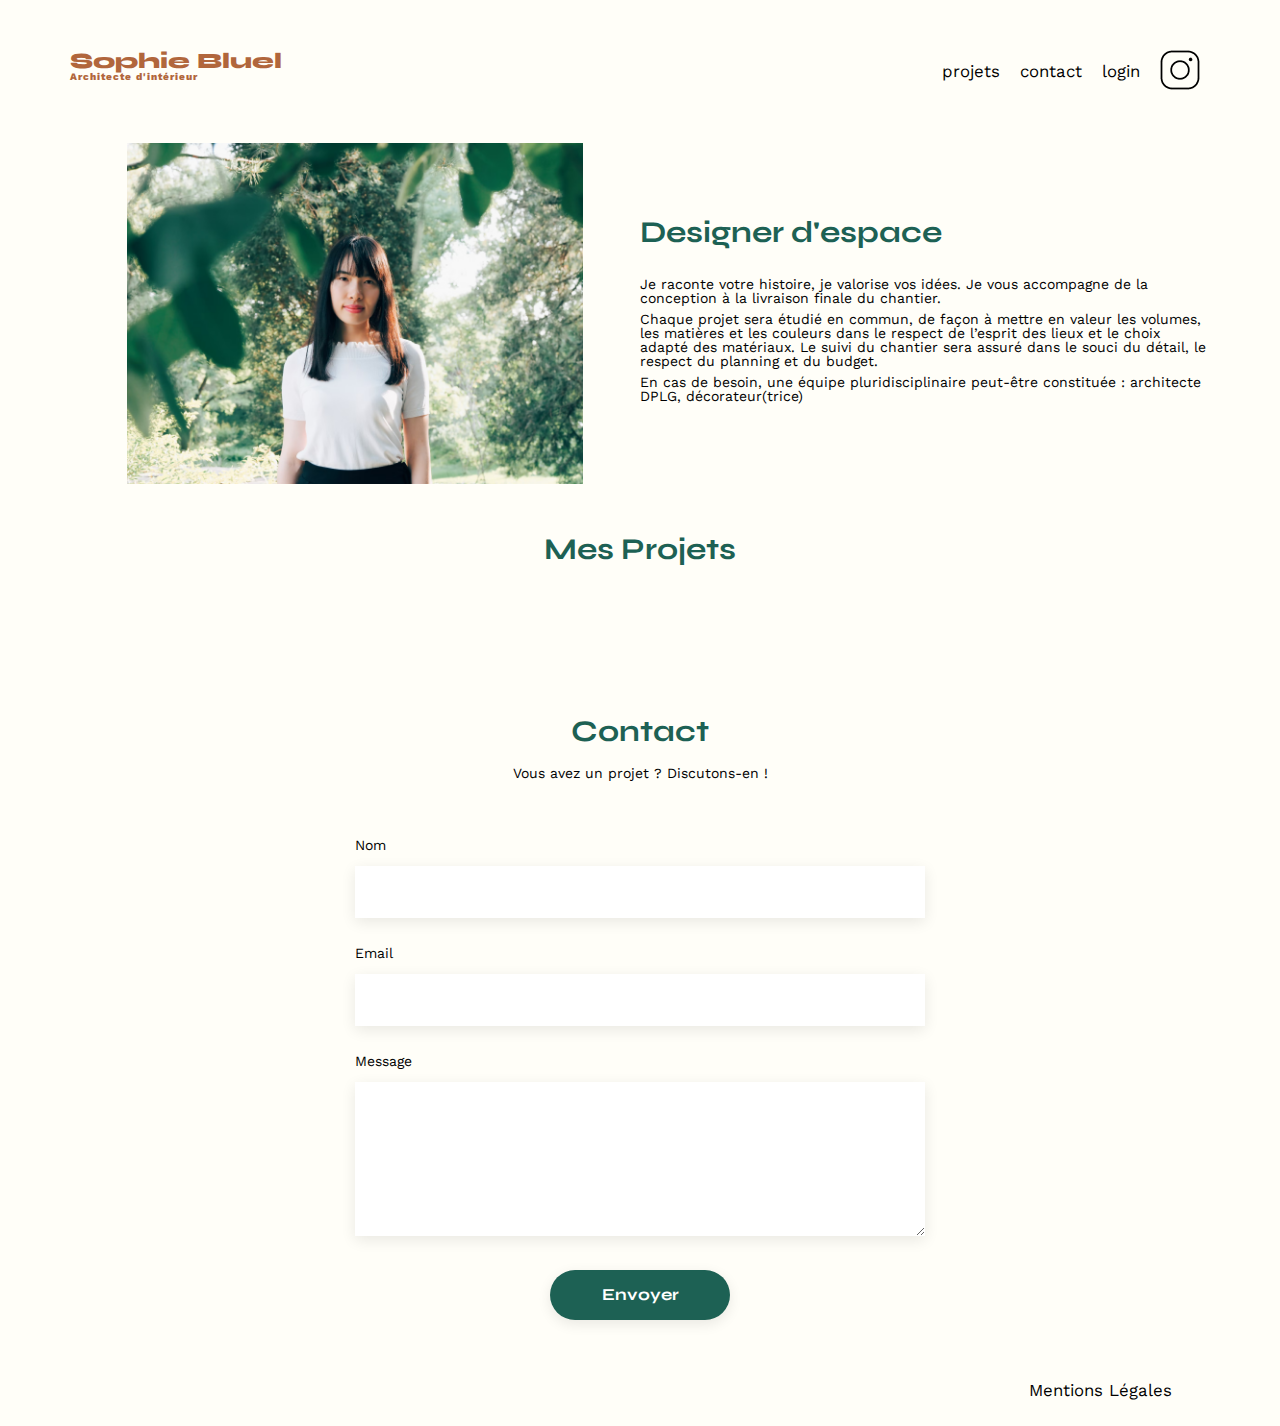
<file: Portfolio-architecte-sophie-bluel-master/FrontEnd/index.html>
<!DOCTYPE html>
<html lang="fr">
<head>
	<meta charset="UTF-8">
	<title>Sophie Bluel - Architecte d'intérieur</title>
	<meta name="viewport" content="width=device-width, initial-scale=1.0">
	<link rel="preconnect" href="https://fonts.googleapis.com">
	<link rel="preconnect" href="https://fonts.gstatic.com" crossorigin>
	<link href="https://fonts.googleapis.com/css2?family=Syne:wght@700;800&family=Work+Sans&display=swap" rel="stylesheet">
	<link rel="stylesheet" href="https://cdnjs.cloudflare.com/ajax/libs/font-awesome/6.0.0-beta3/css/all.min.css">	<meta name="description" content="">
	<link rel="stylesheet" href="./assets/style.css">
</head>
<body>
<header>
	<h1>Sophie Bluel <span>Architecte d'intérieur</span></h1>
	<nav>
		<ul>
			<li>projets</li>
			<li>contact</li>
			<li class="nav__links">
				<a id="login__link" href="login__page.html">login</a>
			</li>
			<li><img src="./assets/icons/instagram.png" alt="Instagram"></li>
		</ul>
	</nav>
</header>
<main>
	<section id="introduction">
		<figure>
			<img src="./assets/images/sophie-bluel.png" alt="">
		</figure>
		<article>
			<h2>Designer d'espace</h2>
			<p>Je raconte votre histoire, je valorise vos idées. Je vous accompagne de la conception à la livraison finale du chantier.</p>
			<p>Chaque projet sera étudié en commun, de façon à mettre en valeur les volumes, les matières et les couleurs dans le respect de l’esprit des lieux et le choix adapté des matériaux. Le suivi du chantier sera assuré dans le souci du détail, le respect du planning et du budget.</p>
			<p>En cas de besoin, une équipe pluridisciplinaire peut-être constituée : architecte DPLG, décorateur(trice)</p>
		</article>
	</section>
	<section id="portfolio">
		<h2 class="margin__txt">Mes Projets</h2>
		<div class="container__filter"></div>
		<div class="gallery">
		</div>
	</section>
	<section id="contact">
		<h2>Contact</h2>
		<p>Vous avez un projet ? Discutons-en !</p>
		<form action="#" method="post">
			<label for="name">Nom</label>
			<input type="text" name="name" id="name">
			<label for="email">Email</label>
			<input type="email" name="email" id="email">
			<label for="message">Message</label>
			<textarea name="message" id="message" cols="30" rows="10"></textarea>
			<input type="submit" value="Envoyer">
		</form>
	</section>
	<aside class="modal" >
		<div class="modal__contain">
			<span>
				<i class="fa-solid fa-xmark"></i>
			</span>
			<h3 class="title__modal">Galerie photo</h3>
			<div class="projects__sub">
			</div>
			<div class="line"></div>
			<button class="btn__add--photo">Ajouter une photo</button>
		</div>
		<div class="modal--photo__contain">
			<div class="spans__flex">
				<span>
					<i class="fa-solid fa-arrow-left"></i>
				</span>
				<span>
					<i class="fa-solid fa-xmark xmark__modal--photo"></i>
				</span>
			</div>
			<h3 class="title__modal--photo">Ajout photo</h3>
			<div class="background__add--photo">
				<img class="img__none" src="./assets/icons/picture-svgrepo-com.png" alt="image non définie">
				<button class="btn__photo">+ Ajouter photo</button>
				<input type="file" id="fileInput" accept="image/*">
				<p class="rules__photo">jpg, png : 4mo max</p>
			</div>
			<h4 class="titre__input">Titre</h4>
			<input class="title__projects" type="text" name="text">
			<h4 class="titre__input">Catégorie</h4>
			<div class="align__chevron">
				<select class="categories__scroll" name="categories"></select>
					<i class="fa-solid fa-chevron-down"></i>
			</div>
			<div class="line2"></div>
			<button class="btn__validate">Valider</button>
		</div>
	</aside>
</main>

<footer>
	<nav>
		<ul>
			<li>Mentions Légales</li>
		</ul>
	</nav>
</footer>
<script src="assets/js/home.js"></script>
</body>
</html>
</file>
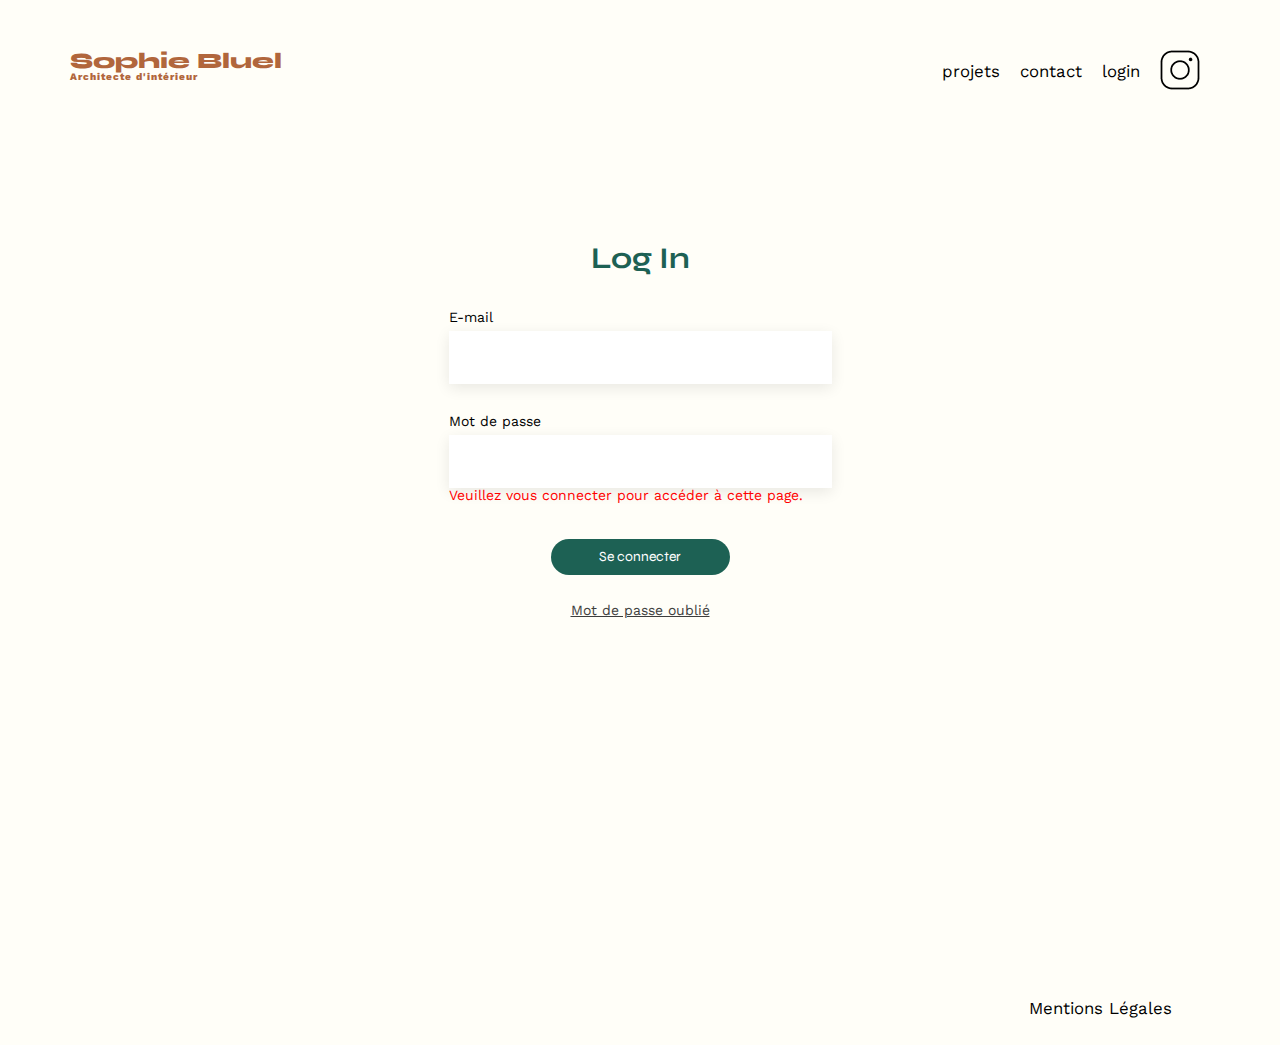
<file: Portfolio-architecte-sophie-bluel-master/FrontEnd/login__page.html>
<!DOCTYPE html>
<html lang="fr">
<head>
	<meta charset="UTF-8">
	<title>Sophie Bluel - Architecte d'intérieur</title>
	<meta name="viewport" content="width=device-width, initial-scale=1.0">
	<link rel="preconnect" href="https://fonts.googleapis.com">
	<link rel="preconnect" href="https://fonts.gstatic.com" crossorigin>
	<link href="https://fonts.googleapis.com/css2?family=Syne:wght@700;800&family=Work+Sans&display=swap" rel="stylesheet">
	<meta name="description" content="">
	<link rel="stylesheet" href="./assets/login__page.css">
    <link rel="stylesheet" href="./assets/style.css">
</head>
<body>
<header>
	<h1>Sophie Bluel <span>Architecte d'intérieur</span></h1>
	<nav>
		<ul>
			<li>projets</li>
			<li>contact</li>
			<li>login</li>
			<li><img src="./assets/icons/instagram.png" alt="Instagram"></li>
		</ul>
	</nav>
</header>
<main>
	<h2 class="margins__login">Log In</h2>
	<section class="no__margin">
		<section class="no__margin margins__buttons">
			<p class="title__buttons">E-mail</p>	
			<input class="input__btn" type="text" name="e-mail" id="e-mail">
		</section>
		<section class="no__margin">
			<p class="title__buttons">Mot de passe</p>
			<input class="input__btn" type="password" name="password" id="password">
			<div class="error__container"></div>
		</section>
		<section class="margins__btn--connect">
			<button class="btn__connect">Se connecter</button>
			<a href ="" class ="mdp__oublie">Mot de passe oublié</a>
		</section>
	</section>
</main>
<footer>
	<nav>
		<ul>
			<li>Mentions Légales</li>
		</ul>
	</nav>
</footer>
<script src="assets/js/login__page.js"></script>
</body>
</html>
</file>
<file: Portfolio-architecte-sophie-bluel-master/FrontEnd/assets/login__page.css>
main {
    display: flex;
    flex-direction: column;
    align-items: center;
}

.margins__login {
    margin-top: 100px;
    margin-bottom: 37px;
}


.input__btn {
    border: 0;
    width: 379px;
    height: 51px;
    box-shadow: 0px 4px 14px 0px #00000017;
}

.title__buttons {
    margin-top: 0;
    margin-bottom: 7px;
}

.no__margin {
    margin: 0;
}

.margins__buttons {
    margin-bottom: 30px;
}

.margins__btn--connect {
    margin-top: 37px;
    margin-bottom: 0;
    display: flex;
    flex-direction: column;
    align-items: center;
}

.btn__connect {
    width: 179px;
    height: 36px;
    border: 0;
    border-radius: 60px;
    color: white;
    font-family: 'Syne';
    font-size: 14px;
    background-color: #1D6154;
}

.btn__connect:hover {
    background-color: #0E2F28;
}

.mdp__oublie {
    margin-top: 28px;
    color: #3d3d3d;
    margin-bottom: 355px;
}
</file>
<file: Portfolio-architecte-sophie-bluel-master/FrontEnd/assets/style.css>
/* http://meyerweb.com/eric/tools/css/reset/
   v2.0 | 20110126
   License: none (public domain)
*/

html, body, div, span, applet, object, iframe,
h1, h2, h3, h4, h5, h6, p, blockquote, pre,
a, abbr, acronym, address, big, cite, code,
del, dfn, em, img, ins, kbd, q, s, samp,
small, strike, strong, sub, sup, tt, var,
b, u, i, center,
dl, dt, dd, ol, ul, li,
fieldset, form, label, legend,
table, caption, tbody, tfoot, thead, tr, th, td,
article, aside, canvas, details, embed,
figure, figcaption, footer, header, hgroup,
menu, nav, output, ruby, section, summary,
time, mark, audio, video {
	margin: 0;
	padding: 0;
	border: 0;
	font-size: 100%;
	font: inherit;
	vertical-align: baseline;
}
/* HTML5 display-role reset for older browsers */
article, aside, details, figcaption, figure,
footer, header, hgroup, menu, nav, section {
	display: block;
}
body {
	line-height: 1;
}
ol, ul {
	list-style: none;
}
blockquote, q {
	quotes: none;
}
blockquote:before, blockquote:after,
q:before, q:after {
	content: '';
	content: none;
}
table {
	border-collapse: collapse;
	border-spacing: 0;
}
/** end reset css**/
body {
	max-width: 1140px;
	background-color: #FFFEF8;
	margin:auto;
	font-family: 'Work Sans' ;
	font-size: 14px;
}
header {
	display: flex;
	justify-content: space-between;
	margin: 50px 0
}
section {
	margin: 50px 0
}

h1{
	display: flex;
	flex-direction: column;
	font-family: 'Syne';
	font-size: 22px;
	font-weight: 800;
	color: #B1663C
}

h1 > span {
	font-family: 'Work Sans';
	font-size:10px;
	letter-spacing: 0.1em;
;
}

h2 {
	font-family: 'Syne';
	font-weight: 700;
	font-size: 30px;
	color: #1D6154
}
nav ul {
	display: flex;
	align-items: center;
	list-style-type: none;

}
nav li {
	padding: 0 10px;
	font-size: 1.2em;
}

#login__link {
	color: black; 
	text-decoration: none;
}

.logout__link {
	padding: 0 10px;
    font-size: 1.2em;
	font: inherit;
    vertical-align: baseline;
}

li:hover {
	font-weight: bold;
}

.txt__mode--edition {
	font-weight: 400;
	font-size: 16px;
	color: white;
}

.banner {
	background-color: black;
	height: 59px;
	display: flex;
	justify-content: center;
	align-items: center;
	flex-direction: row-reverse;
}

.modal__open {
    overflow: hidden; 
}

.modal__open::before {
    content: "";
    position: fixed;
    top: 0;
    left: 0;
    width: 100%;
    height: 100%;
    background-color: #0000004D; 
    z-index: 998; 
}
.modal {
	display: none;
	width: 100%;
	height: 100%;
  }

.modal__contain {
	position: fixed;
	z-index: 999;
	transform: translateY(-50%);
	transform: translateX(-50%);
	left: 50%;
	top: 15%;
	right: 50%;
	background-color: white;
	border: 0;
	border-radius: 10px;
	width: 630px;
	height: 688px;
	display: flex;
	flex-direction: column;
	align-items: center;
	box-shadow: 0 4px 8px rgba(0,0,0,0.2);
  }
  
.hidden {
	display: none;
}
.modal--photo__contain {
    display: none;
    position: fixed;
	z-index: 990;
	transform: translateY(-50%);
	transform: translateX(-50%);
	left: 50%;
	top: 15%;
	right: 50%;
	background-color: white;
	border: 0;
	border-radius: 10px;
	width: 630px;
	height: 670px;
	display: flex;
	flex-direction: column;
	align-items: center;
	box-shadow: 0 4px 8px rgba(0,0,0,0.2);
}

.img__modal {
	display: block;
	width: 76.86px;
	height: 102.57px;
	margin-right: 4.5px;
	margin-bottom: 29px;
}
.trash__container {
	position: relative;
	flex: 0 0 calc(20% - 18px);
}
.fa-trash-can {	
	font-size: 10px;
	position: absolute;
	z-index: 1;
	top: 16px;
	left: 64px;
	transform: translate(-50%, -50%);
	background-color: black;
	color: white;
	padding: 3px 4px;
}


.fa-xmark {
	font-size: 24px;
	color: black;
	margin-top: 26px;
	margin-left: 576px;
}


.xmark__modal--photo {
	margin-left: 547px;
}

.spans__flex {
	display: flex;
	flex-direction: row;
	width: 630px;
}

.title__modal--photo {
	margin-top: 13px;
	font-family: 'Work Sans';
	font-weight: 400;
	font-size: 26px;
	text-align: center;
}

.fa-arrow-left {
	font-size: 21px;
	color: black; 
	margin-top: 26px;
	margin-left: 30px;
}
.background__add--photo {
	display: flex;
	flex-direction: column;
	align-items: center;
	justify-content: center;
	margin-top: 36px;
	width: 420px;
	height: 169px;
	border: 0;
	border-radius: 3px;
	background-color: #E8F1F6;
	margin-bottom: 9px;
}

.img__none {
	margin-top: 13px;
	margin-bottom: 6px;
	width: 76px;
	height: 76px;
}

.btn__photo {
	margin-bottom: 7px;
	width: 173px;
	height: 36px;
	border: 0;
	border-radius: 50px;
	background-color: #C8D6DC;
	color: #306685;
	font-family: 'Work Sans';
	font-weight: 500;
	font-size: 14px;
	text-align: center;
}

#fileInput {
	display: none; 
}

.img__preview {
	width: 129px;
	height: 193px;
}
.rules__photo {
	font-family: 'Work Sans';
	font-weight: 400;
	font-size: 10px;
	text-align: center;
	margin-bottom: 19px;
}
.title__projects {
    width: 420px;
	height: 51px;
	box-shadow: 0px 4px 14px 0px #00000017;
	margin-top: 10px;
}

.error__message {
	display: none;
	color: red; 
	font-family: 'Syne';
	font-weight: 300;
	font-size: 10px;
	margin-bottom: 20px;
}
.titre__input {
	width: 32px;
	margin-right: 393px;
	font-family: 'Work Sans';
	font-weight: 500;
	font-size: 14px;
	margin-top: 21px;
}

.align__chevron {
    position: relative;
    display: inline-block;
}

.categories__scroll {
	background-color: white;
	appearance: none;
    width: 420px;
	height: 51px;
	box-shadow: 0px 4px 14px 0px #00000017;
	margin-top: 10px;
}

.align__chevron .fa-chevron-down {
    position: absolute;
	width: 9.79px;
	height: 5.59px;
    top: 53%;
    right: 30.82px;
    transform: translateY(-50%);
    pointer-events: none;
    color: #6C6C6C;
}

.line2 {
	margin-top: 47px;
	width: 420px;
    border: 1px solid #B3B3B3; 
}

.btn__validate {
	margin-top: 32px;
	margin-bottom: 55px;
	width: 237px;
	height: 36px;
	border: 0;
	border-radius: 60px;
	background-color: #A7A7A7;
	color: white;
	font-family: "Syne";
	font-weight: 700;
	font-size: 14px;
	text-align: center;
}
.title__modal {
	font-family: 'Work Sans';
	font-size: 26px;
	font-weight: 400;
	margin-top: 10px;
	margin-bottom: 46px;
  }

.projects__sub {
	display: flex;
	flex-wrap: wrap;
	margin-left: 105px;
	margin-right: 105px;
}

.line { 
	margin-top: 38.3px;
	margin-bottom: 38px;
	width: 420px;
    border: 1px solid #B3B3B3; 
}

.btn__add--photo {
	width: 237px;
	height: 36px;
	border: 0;
	border-radius: 60px;
	background-color: #1D6154;
	color: white; 
	font-family: "Syne"; 
	font-weight: 700;
	font-size: 14px;
}

.margin__txt {
	display: flex;
	flex-direction: row;
	justify-content: center;
}

.txt__modifier {
	color: black;
	margin-left: 10.42px;
	font-size: 14px;
	display: flex;
	justify-content: center;
	align-items: center;
	flex-direction: row-reverse;

}
.icon__container {
	display: flex;
	align-items: center;
	margin-right: 11.42px;
	color: white;
}

.logo__txt--modifier {
	margin-right: 10.42px;
	margin-left: 31px;
}
#introduction {
	display: flex;
	align-items: center;
}
#introduction figure {
	flex: 1
}
#introduction img {
	display: block;
	margin: auto;
	width: 80%;
}

#introduction article {
	flex: 1
}
#introduction h2 {
	margin-bottom: 1em;
}

#introduction p {
	margin-bottom: 0.5em;
}
#portfolio h2 {
	text-align: center;
	margin-bottom: 0;
}



.container__filter {
	width: 585px;
	margin: auto;
	margin-top: 51px;
	margin-bottom: 51px;
	display: flex;
	justify-content: space-between;
}

.buttons__categories {
	padding-right: 13px;
	padding-left: 13px;
	font-weight: 700;
	font-size: 16px;
	font-family: 'Syne';
	background-color: #FFFEF8;
	color: #1D6154;
	height: 37px;
	border-radius: 60px;
	border: 1px solid #1D6154;

}

.button__categories--tous {
	font-weight: 700;
	font-size: 16px;
	padding-left: 28px;
	padding-right: 30px;
	background-color: #FFFEF8;
	color: #1D6154;
	font-family: 'Syne';
	height: 37px;
	border-radius: 60px;
	border: 1px solid #1D6154; 

}

.buttons__categories:hover {
	color: white;
	background-color: #1D6154;
}

.button__selected {
	color: white;
	background-color: #1D6154;

}

.gallery {
	width: 100%;
	display: grid;
	grid-template-columns: 1fr 1fr 1fr;
	grid-column-gap: 20px;
	grid-row-gap: 20px;
}

.gallery img {
	width: 100%;

}
#contact {
	width: 50%;
margin: auto;
}
#contact > * {
	text-align: center;

}
#contact h2{
	margin-bottom: 20px;
}
#contact form {
	text-align: left;
	margin-top:30px;
	display: flex;
	flex-direction: column;
}

#contact input {
	height: 50px;
	font-size: 1.2em;
	border: none;
	box-shadow: 0px 4px 14px rgba(0, 0, 0, 0.09);
}
#contact label {
	margin: 2em 0 1em 0;
}
#contact textarea {
	border: none;
	box-shadow: 0px 4px 14px rgba(0, 0, 0, 0.09);
}

input[type="submit"]{
	font-family: 'Syne';
	font-weight: 700;
	color: white;
	background-color: #1D6154;
	margin : 2em auto ;
	width: 180px;
	text-align: center;
	border-radius: 60px ;
}

footer nav ul {
	display: flex;
	justify-content: flex-end;
	margin: 2em
}
</file>
